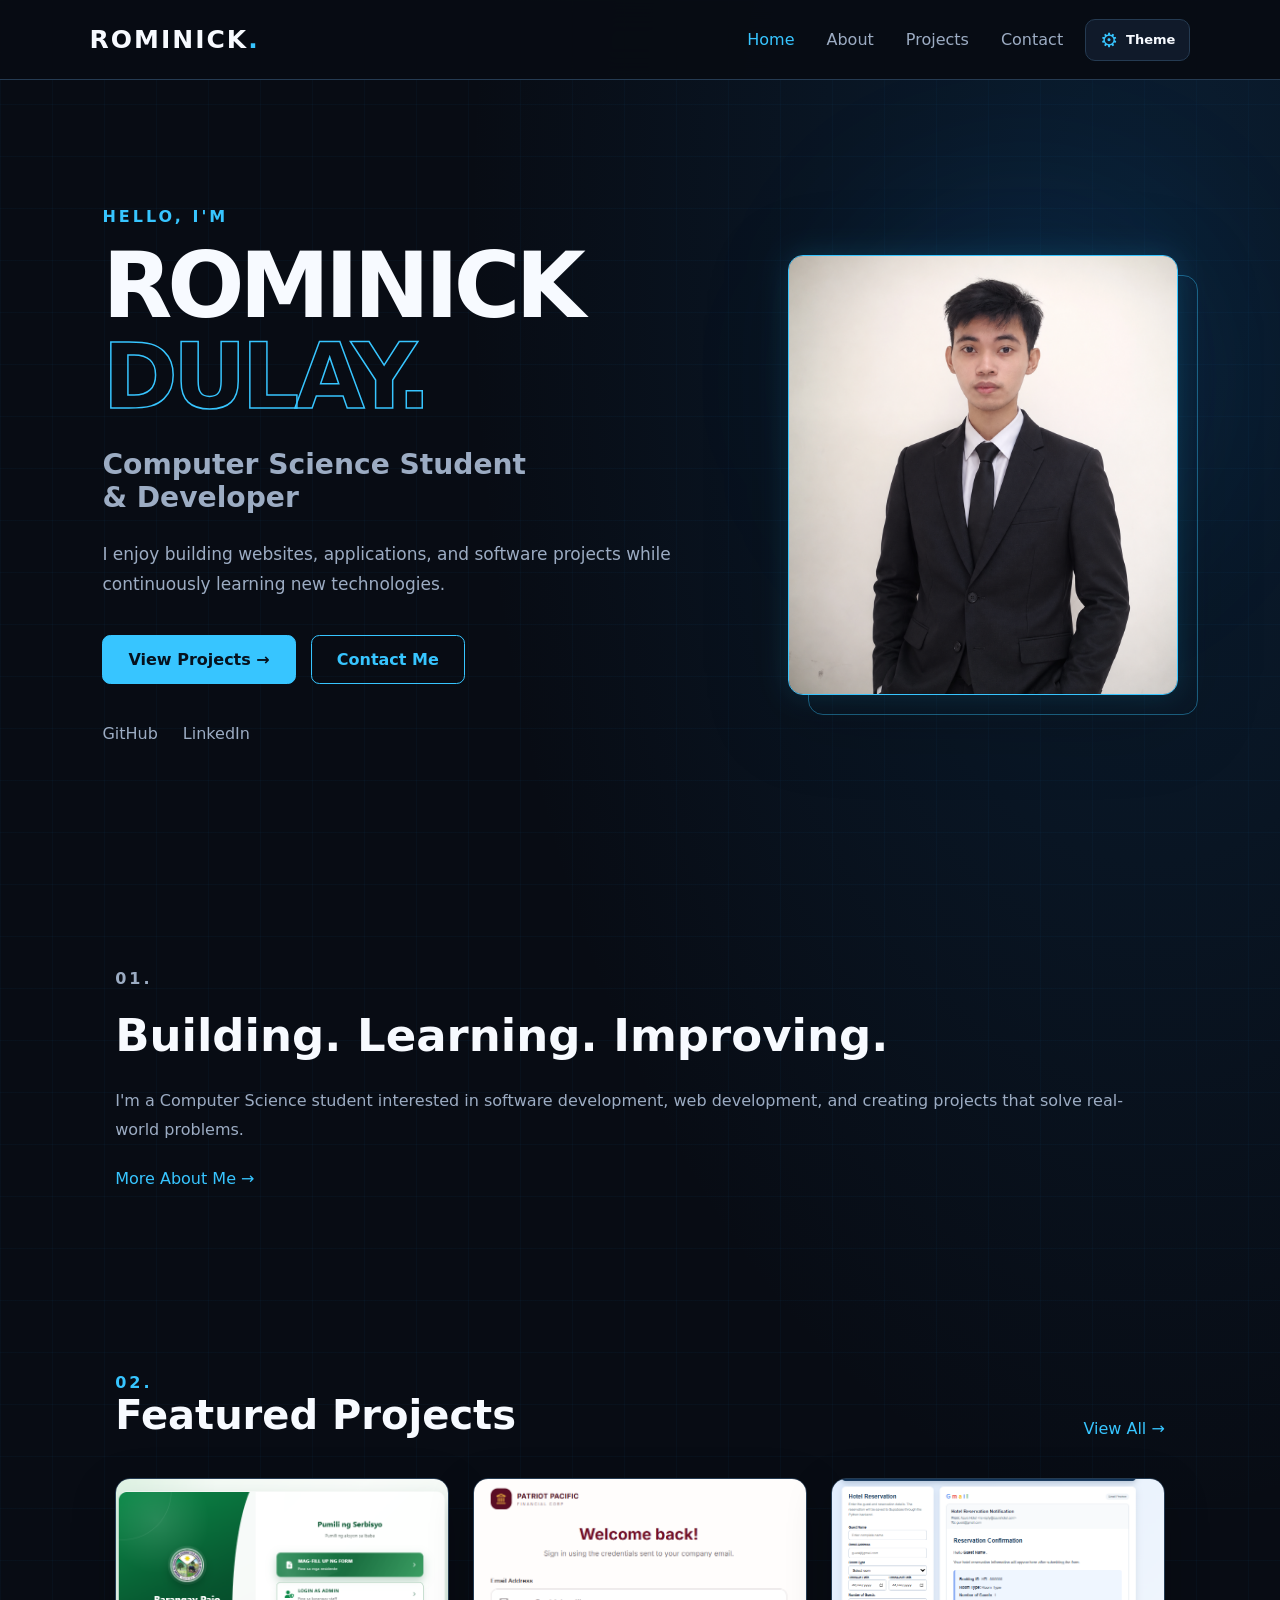
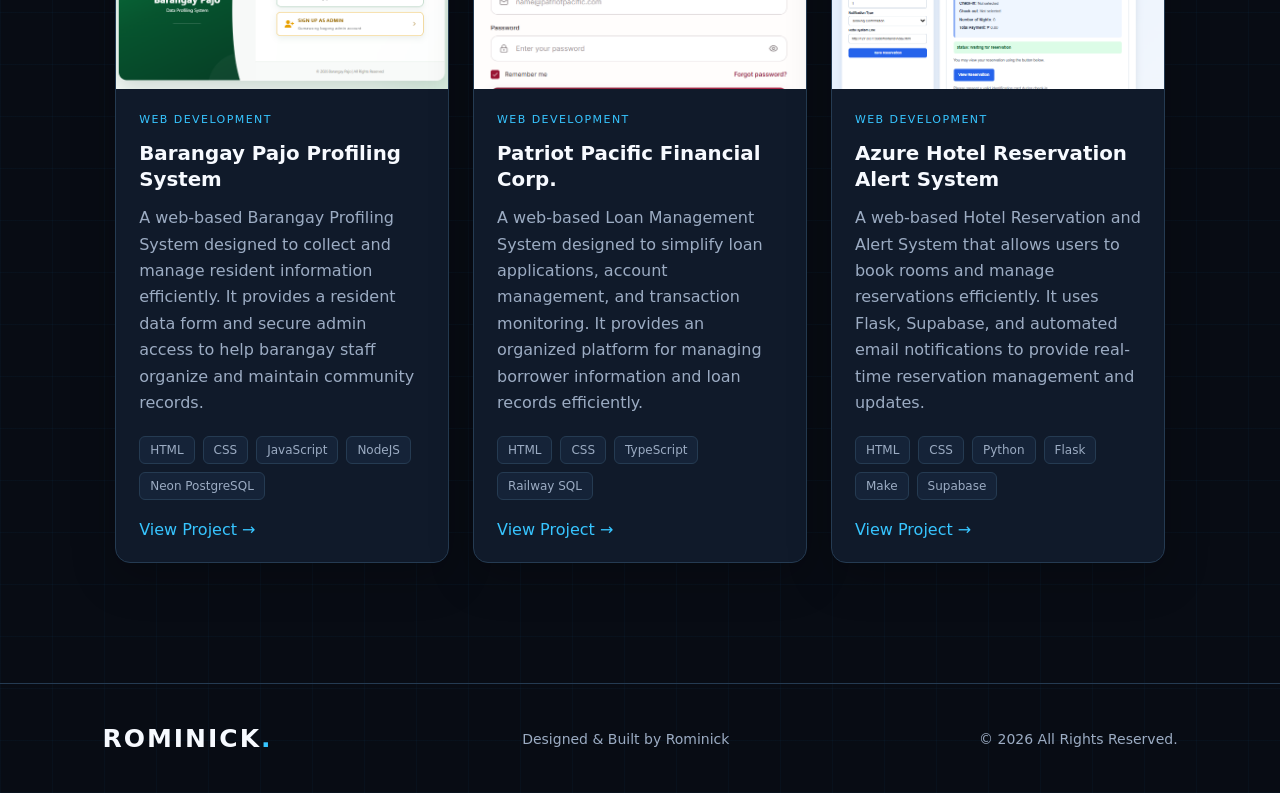
<file: index.html>
<!DOCTYPE html>
<html lang="en">

<head>
    <meta charset="UTF-8">
    <meta name="viewport" content="width=device-width, initial-scale=1.0">

    <title>Rominick | Portfolio</title>

    <script src="theme-init.js"></script>
    <link rel="stylesheet" href="style.css">
    <link rel="stylesheet" href="themes.css">
<link rel="stylesheet" href="mobile-fixes.css">
</head>

<body>

    <!-- =========================
         NAVBAR
    ========================== -->

    <header>

        <nav class="navbar">

            <a href="index.html" class="logo">
                ROMINICK<span>.</span>
            </a>

            <div class="nav-links" id="navLinks">

                <a href="index.html" class="active">Home</a>
                <a href="about.html">About</a>
                <a href="projects.html">Projects</a>
                <a href="contact.html">Contact</a>

            </div>

            <button class="menu-btn" id="menuBtn">
                &#9776;
            </button>

        </nav>

    </header>


    <!-- =========================
         MAIN CONTENT
    ========================== -->

    <main>


        <!-- =========================
             HERO SECTION
        ========================== -->

        <section class="hero">

            <div class="hero-content">

                <p class="small-text">
                    HELLO, I'M
                </p>

                <h1>
                    ROMINICK
                    <span>DULAY.</span>
                </h1>

                <h2>
                    Computer Science Student
                    <br>
                    & Developer
                </h2>

                <p class="hero-description">
                    I enjoy building websites, applications, and software
                    projects while continuously learning new technologies.
                </p>


                <!-- HERO BUTTONS -->

                <div class="hero-buttons">

                    <a href="projects.html" class="primary-btn">
                        View Projects &#8594;
                    </a>

                    <a href="contact.html" class="outline-btn">
                        Contact Me
                    </a>

                </div>


                <!-- SOCIAL LINKS -->

                <div class="social-links">

                    <a href="https://github.com/itsnickzkiee"
                       target="_blank">
                        GitHub
                    </a>

                    <a href="#"
                       target="_blank">
                        LinkedIn
                    </a>

                </div>

            </div>


            <!-- =========================
                 PROFILE IMAGE
            ========================== -->

            <div class="profile-container">

                <div class="profile-glow"></div>

                <div class="profile-image">

                    <img
                        src="nicks.png"
                        alt="Rominick Dulay">

                </div>

            </div>

        </section>



        <!-- =========================
             SHORT ABOUT SECTION
        ========================== -->

        <section class="home-about">

            <p class="section-number">
                01.
            </p>

            <h2>
                Building. Learning. Improving.
            </h2>

            <p>
                I'm a Computer Science student interested in software
                development, web development, and creating projects
                that solve real-world problems.
            </p>

            <a href="about.html">
                More About Me &#8594;
            </a>

        </section>



        <!-- =========================
             FEATURED PROJECTS
        ========================== -->

        <section class="featured">

            <div class="section-heading">

                <div>

                    <p class="section-number">
                        02.
                    </p>

                    <h2>
                        Featured Projects
                    </h2>

                </div>


                <a href="projects.html">
                    View All &#8594;
                </a>

            </div>



            <!-- PROJECT GRID -->

            <div class="project-grid">


                <!-- =====================
                     PROJECT 1
                ====================== -->

                <article class="project-card">

                    <div class="project-image">

                        <img
                            src="barangaypajo.png"
                            alt="Barangay Pajo Profiling System">

                    </div>


                    <div class="project-info">

                        <p>
                            WEB DEVELOPMENT
                        </p>

                        <h3>
                            Barangay Pajo Profiling System
                        </h3>

                        <p>
                            A web-based Barangay Profiling System designed
                            to collect and manage resident information
                            efficiently. It provides a resident data form
                            and secure admin access to help barangay staff
                            organize and maintain community records.
                        </p>


                        <!-- TECHNOLOGIES -->

                        <div class="tech">

                            <span>HTML</span>
                            <span>CSS</span>
                            <span>JavaScript</span>
                            <span>NodeJS</span>
                            <span>Neon PostgreSQL</span>

                        </div>


                        <!-- PROJECT LINKS -->

                        <a href="https://barangay-pajo-system.onrender.com/"
                           target="_blank">

                            View Project &#8594;

                        </a>

                    </div>

                </article>



                <!-- =====================
                     PROJECT 2
                ====================== -->

                <article class="project-card">

                    <div class="project-image">

                        <img
                            src="patriot.png"
                            alt="Patriot Pacific Financial Corporation">

                    </div>


                    <div class="project-info">

                        <p>
                            WEB DEVELOPMENT
                        </p>

                        <h3>
                            Patriot Pacific Financial Corp.
                        </h3>

                        <p>
                            A web-based Loan Management System designed
                            to simplify loan applications, account management,
                            and transaction monitoring. It provides an
                            organized platform for managing borrower
                            information and loan records efficiently.
                        </p>


                        <!-- TECHNOLOGIES -->

                        <div class="tech">

                            <span>HTML</span>
                            <span>CSS</span>
                            <span>TypeScript</span>
                            <span>Railway SQL</span>

                        </div>


                        <!-- PROJECT LINK -->

                        <a href="https://patriot-pacific-frontend.onrender.com/login"
                           target="_blank">

                            View Project &#8594;

                        </a>

                    </div>

                </article>



                <!-- =====================
                     PROJECT 3
                ====================== -->

                <article class="project-card">

                    <div class="project-image">

                        <img
                            src="AzureHotel.png"
                            alt="Azure Hotel Reservation Alert System">

                    </div>


                    <div class="project-info">

                        <p>
                            WEB DEVELOPMENT
                        </p>

                        <h3>
                            Azure Hotel Reservation Alert System
                        </h3>

                        <p>
                            A web-based Hotel Reservation and Alert System
                            that allows users to book rooms and manage
                            reservations efficiently. It uses Flask,
                            Supabase, and automated email notifications
                            to provide real-time reservation management
                            and updates.
                        </p>


                        <!-- TECHNOLOGIES -->

                        <div class="tech">

                            <span>HTML</span>
                            <span>CSS</span>
                            <span>Python</span>
                            <span>Flask</span>
                            <span>Make</span>
                            <span>Supabase</span>

                        </div>


                        <!-- PROJECT LINK -->

                        <a href="https://alert-system-frontend-cphm.onrender.com/"
                           target="_blank">

                            View Project &#8594;

                        </a>

                    </div>

                </article>

            </div>

        </section>

    </main>



    <!-- =========================
         FOOTER
    ========================== -->

    <footer>

        <a href="index.html" class="logo">
            ROMINICK<span>.</span>
        </a>

        <p>
            Designed & Built by Rominick
        </p>

        <p>
            &copy; 2026 All Rights Reserved.
        </p>

    </footer>



    <!-- =========================
         JAVASCRIPT
    ========================== -->

    <script src="script.js"></script>
    <script src="themes.js"></script>
<script src="mobile-fixes.js"></script>

</body>

</html>
</file>
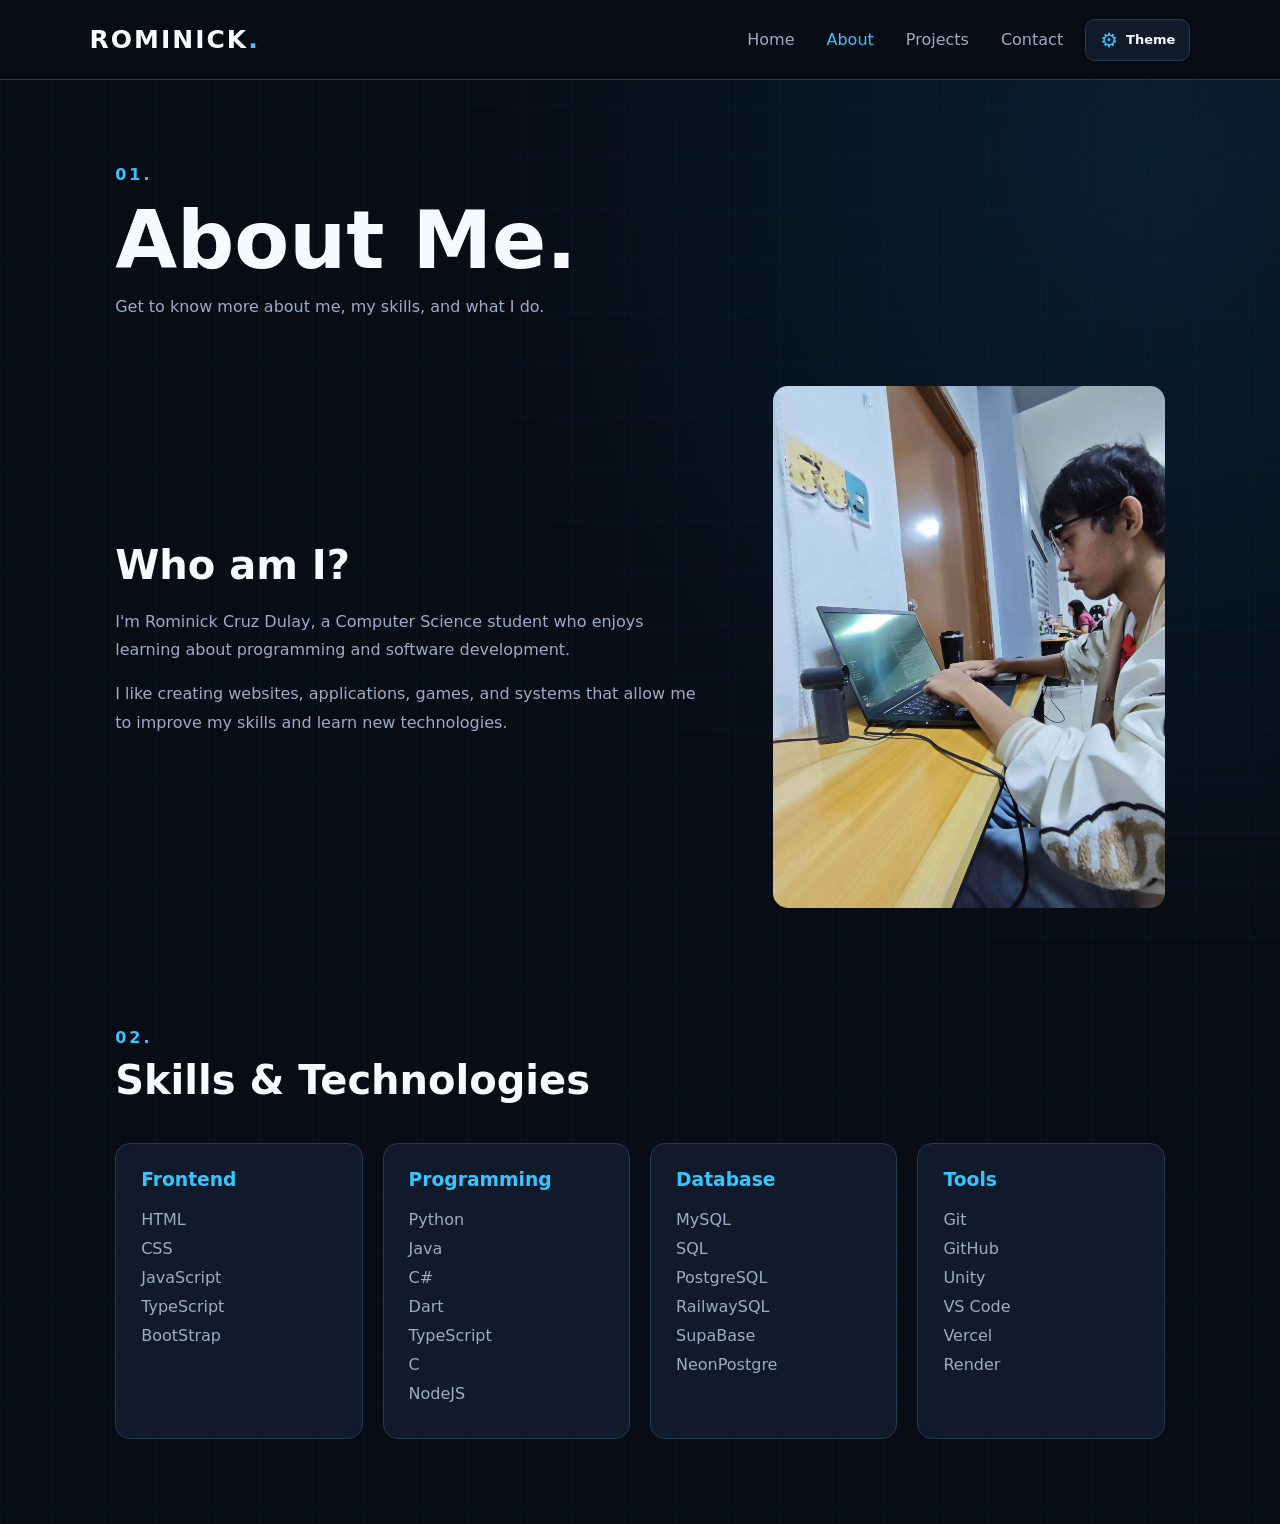
<file: about.html>
<!DOCTYPE html>
<html lang="en">
<head>
    <meta charset="UTF-8">
    <meta name="viewport" content="width=device-width, initial-scale=1.0">

    <title>About | ROMINICK</title>

    <script src="theme-init.js"></script>
    <link rel="stylesheet" href="style.css">
    <link rel="stylesheet" href="themes.css">
<link rel="stylesheet" href="mobile-fixes.css">
</head>

<body>

<header>

    <nav class="navbar">

        <a href="index.html" class="logo">ROMINICK<span>.</span></a>

        <div class="nav-links" id="navLinks">
            <a href="index.html">Home</a>
            <a href="about.html" class="active">About</a>
            <a href="projects.html">Projects</a>
            <a href="contact.html">Contact</a>
        </div>

        <button class="menu-btn" id="menuBtn">&#9776;</button>

    </nav>

</header>


<main class="page-container">

    <section class="page-title">

        <p class="section-number">01.</p>

        <h1>About Me.</h1>

        <p>
            Get to know more about me, my skills,
            and what I do.
        </p>

    </section>


    <section class="about-content">

        <div>

            <h2>Who am I?</h2>

            <p>
                I'm Rominick Cruz Dulay, a Computer Science student who enjoys
                learning about programming and software development.
            </p>

            <p>
                I like creating websites, applications, games,
                and systems that allow me to improve my skills
                and learn new technologies.
            </p>

        </div>


        <div class="about-image">
            <img src="gumagawa.jpeg" alt="Erson">
        </div>

    </section>


    <!-- SKILLS -->
    <section class="skills">

        <p class="section-number">02.</p>

        <h2>Skills & Technologies</h2>

        <div class="skills-grid">

            <div>
                <h3>Frontend</h3>

                <p>HTML</p>
                <p>CSS</p>
                <p>JavaScript</p>
                <p>TypeScript</p>
                <p>BootStrap</p>
            </div>


            <div>
                <h3>Programming</h3>

                <p>Python</p>
                <p>Java</p>
                <p>C#</p>
                <p>Dart</p>
                <p>TypeScript</p>
                <p>C</p>
                <p>NodeJS</p>
            </div>


            <div>
                <h3>Database</h3>

                <p>MySQL</p>
                <p>SQL</p>
                <p>PostgreSQL</p>
                <p>RailwaySQL</p>
                <p>SupaBase</p>
                <p>NeonPostgre</p>
            </div>


            <div>
                <h3>Tools</h3>

                <p>Git</p>
                <p>GitHub</p>
                <p>Unity</p>
                <p>VS Code</p>
                <p>Vercel</p>
                <p>Render</p>
            </div>

        </div>

    </section>

</main>


<script src="script.js"></script>
    <script src="themes.js"></script>
<script src="mobile-fixes.js"></script>

</body>
</html>
</file>
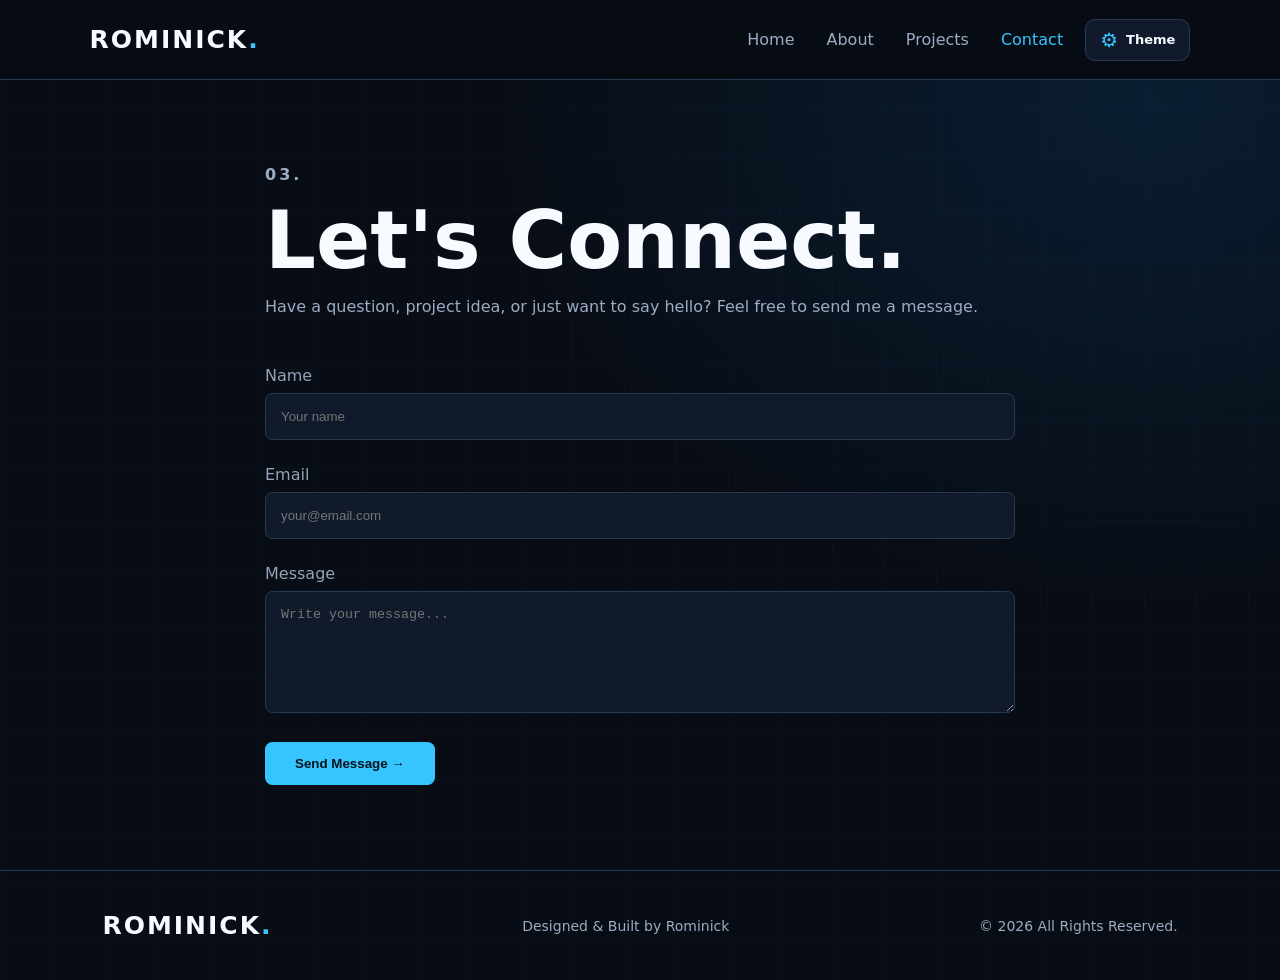
<file: contact.html>
<!DOCTYPE html>
<html lang="en">

<head>
    <meta charset="UTF-8">

    <meta name="viewport"
          content="width=device-width, initial-scale=1.0">

    <title>Contact | Rominick</title>

    <script src="theme-init.js"></script>
    <link rel="stylesheet" href="style.css">
    <link rel="stylesheet" href="themes.css">
<link rel="stylesheet" href="mobile-fixes.css">
</head>

<body>


    <!-- =========================
         NAVBAR
    ========================== -->

    <header>

        <nav class="navbar">

            <a href="index.html" class="logo">
                ROMINICK<span>.</span>
            </a>

            <div class="nav-links" id="navLinks">

                <a href="index.html">Home</a>

                <a href="about.html">About</a>

                <a href="projects.html">Projects</a>

                <a href="contact.html" class="active">
                    Contact
                </a>

            </div>

            <button class="menu-btn" id="menuBtn">
                &#9776;
            </button>

        </nav>

    </header>



    <!-- =========================
         CONTACT SECTION
    ========================== -->

    <main class="page-container">

        <section class="contact">

            <p class="section-number">
                03.
            </p>

            <h1>
                Let's Connect.
            </h1>

            <p>
                Have a question, project idea, or just want to say hello?
                Feel free to send me a message.
            </p>



            <!-- =========================
                 CONTACT FORM
            ========================== -->

            <form
                action="https://api.web3forms.com/submit"
                method="POST">


                <!-- WEB3FORMS ACCESS KEY -->

                <input
                    type="hidden"
                    name="access_key"
                    value="c28e4797-e465-4158-8a22-a14389cb7235">


                <!-- EMAIL SUBJECT -->

                <input
                    type="hidden"
                    name="subject"
                    value="New Message From Rominick's Portfolio">


                <!-- NAME -->

                <div>

                    <label for="name">
                        Name
                    </label>

                    <input
                        type="text"
                        id="name"
                        name="name"
                        placeholder="Your name"
                        required>

                </div>



                <!-- EMAIL -->

                <div>

                    <label for="email">
                        Email
                    </label>

                    <input
                        type="email"
                        id="email"
                        name="email"
                        placeholder="your@email.com"
                        required>

                </div>



                <!-- MESSAGE -->

                <div>

                    <label for="message">
                        Message
                    </label>

                    <textarea
                        id="message"
                        name="message"
                        rows="6"
                        placeholder="Write your message..."
                        required></textarea>

                </div>



                <!-- SEND BUTTON -->

                <button type="submit">
                    Send Message &#8594;
                </button>

            </form>

        </section>

    </main>



    <!-- =========================
         FOOTER
    ========================== -->

    <footer>

        <a href="index.html" class="logo">
            ROMINICK<span>.</span>
        </a>

        <p>
            Designed & Built by Rominick
        </p>

        <p>
            &copy; 2026 All Rights Reserved.
        </p>

    </footer>



    <!-- JAVASCRIPT -->

    <script src="script.js"></script>
    <script src="themes.js"></script>
<script src="mobile-fixes.js"></script>


</body>

</html>
</file>
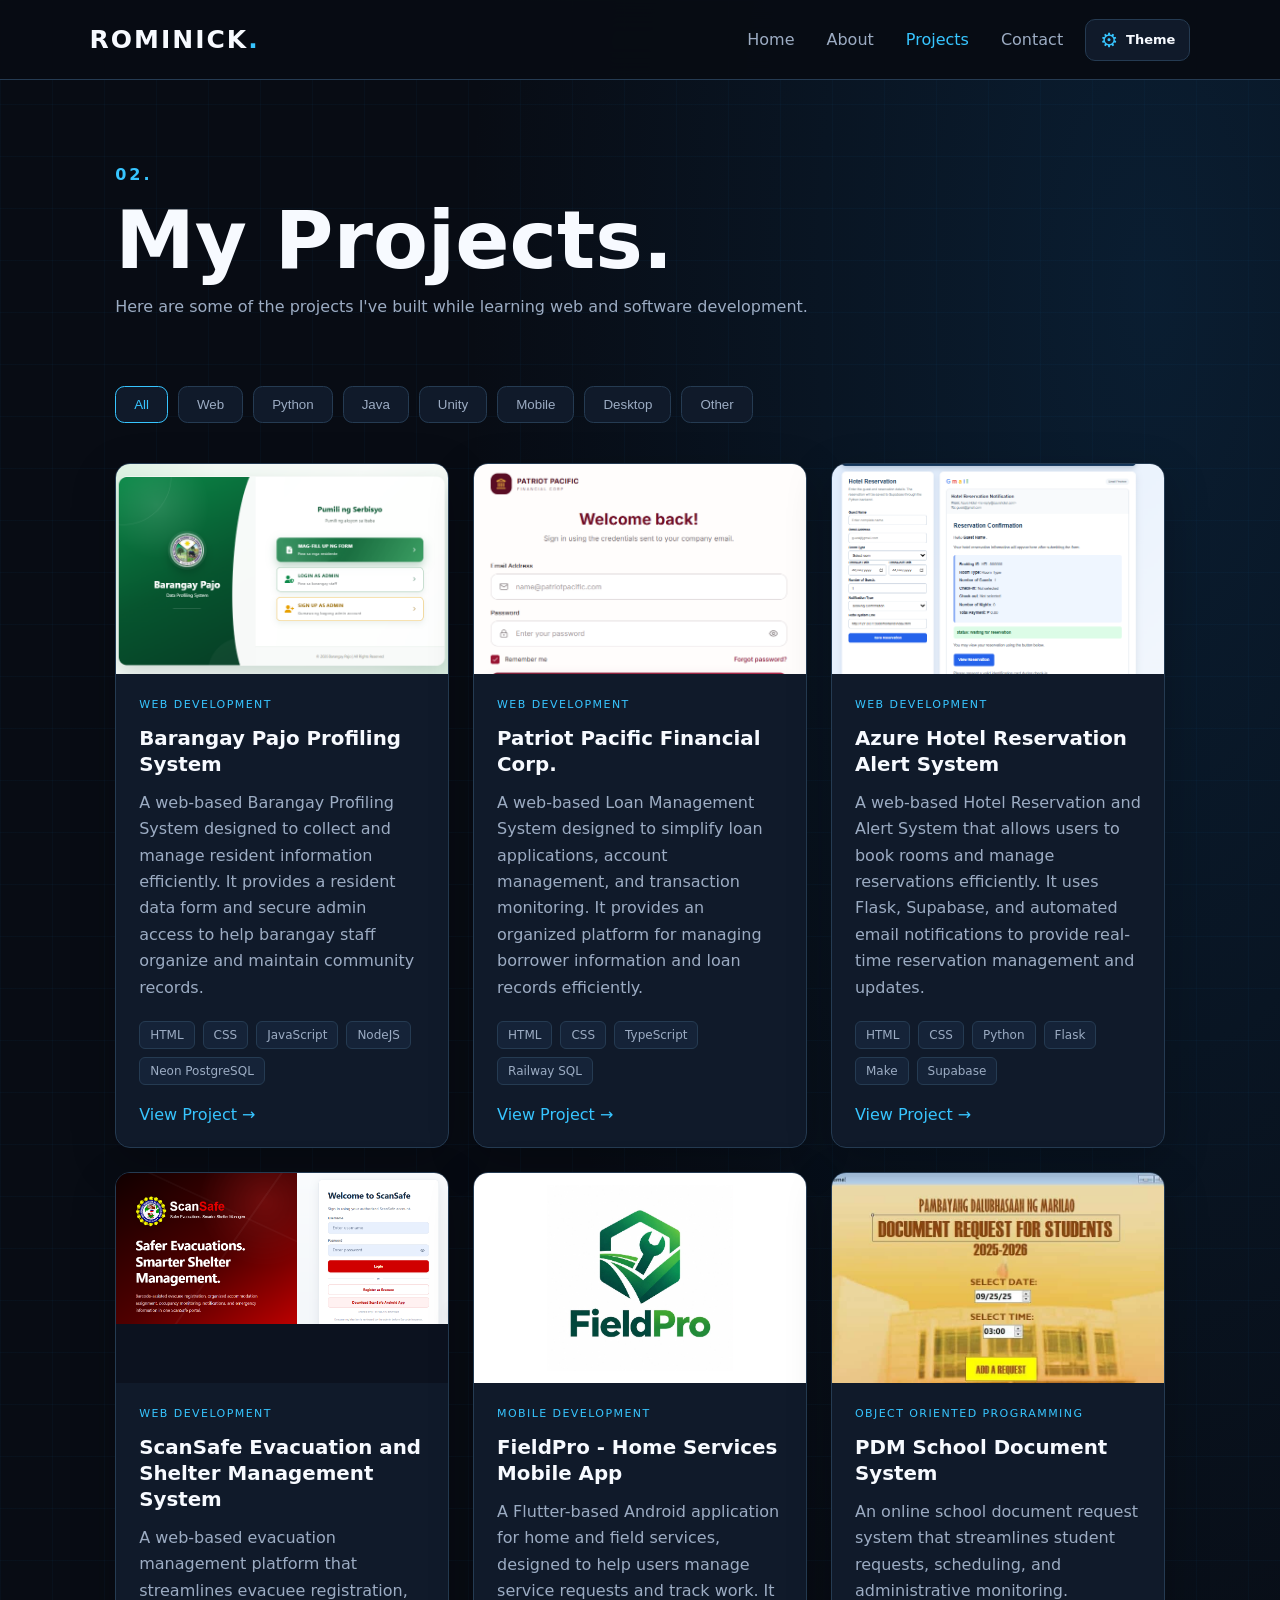
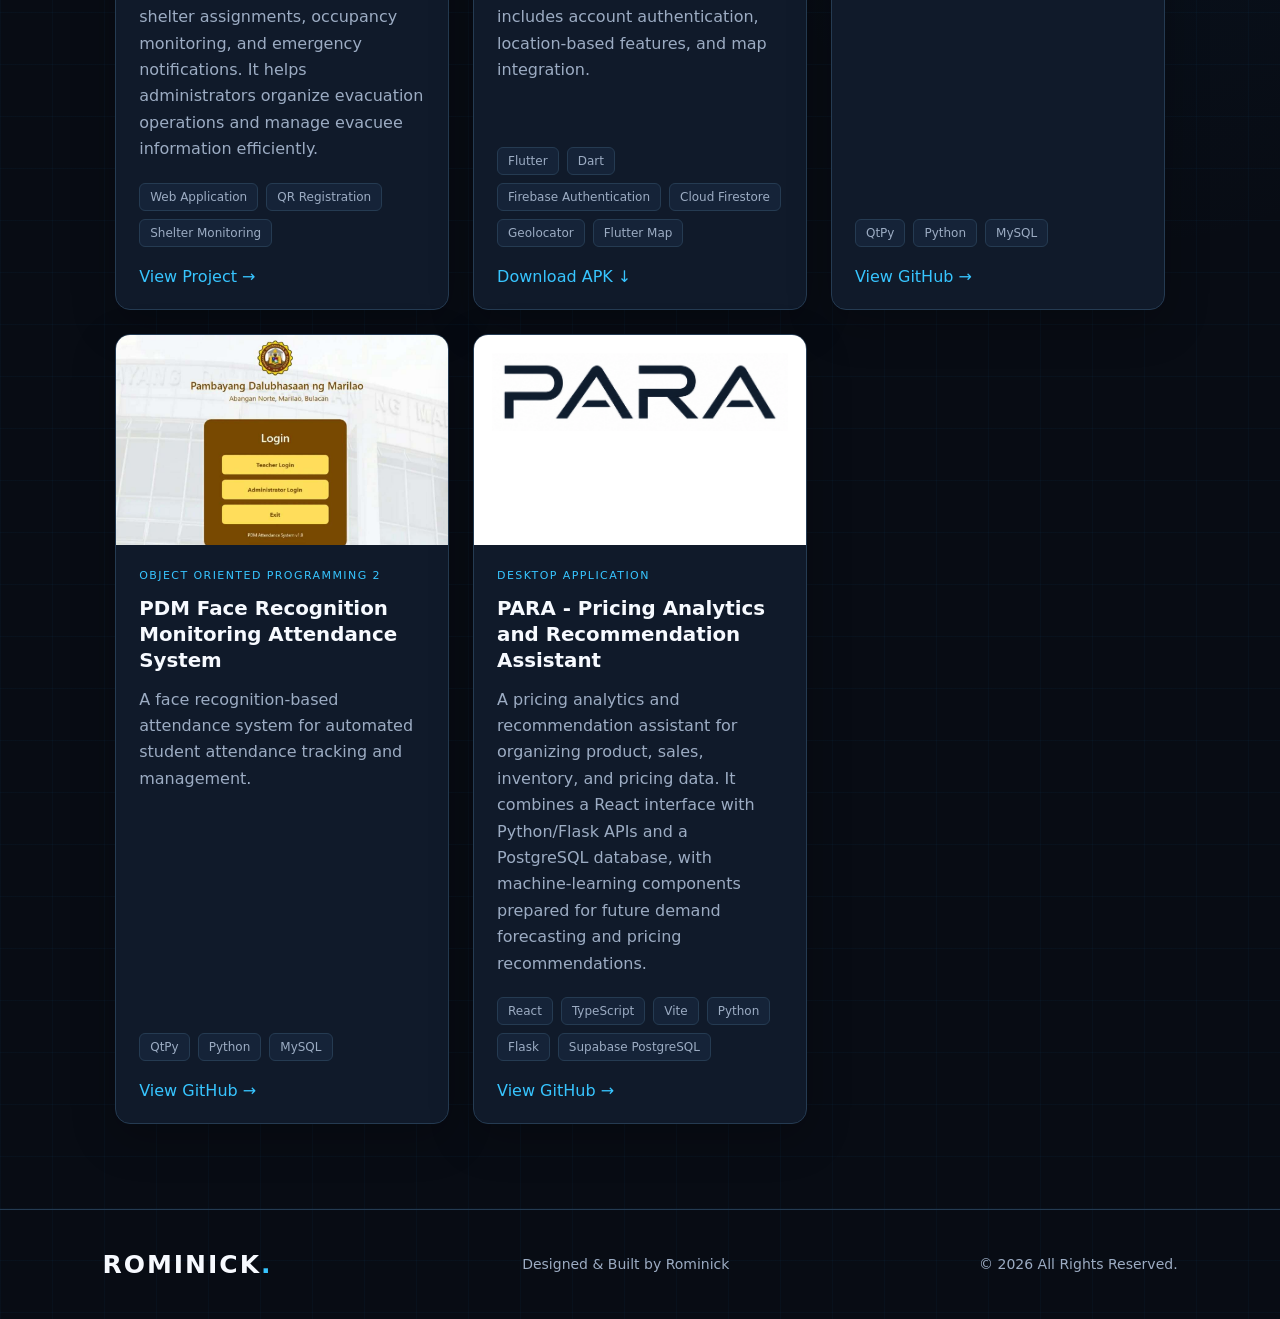
<file: projects.html>
<!DOCTYPE html>
<html lang="en">

<head>
    <meta charset="UTF-8">
    <meta name="viewport" content="width=device-width, initial-scale=1.0">

    <title>Projects | Rominick</title>

    <script src="theme-init.js"></script>
    <link rel="stylesheet" href="style.css">
    <link rel="stylesheet" href="themes.css">
<link rel="stylesheet" href="mobile-fixes.css">
</head>

<body>

    <!-- =========================
         NAVBAR
    ========================== -->

    <header>

        <nav class="navbar">

            <a href="index.html" class="logo">
                ROMINICK<span>.</span>
            </a>

            <div class="nav-links" id="navLinks">

                <a href="index.html">Home</a>
                <a href="about.html">About</a>
                <a href="projects.html" class="active">Projects</a>
                <a href="contact.html">Contact</a>

            </div>

            <button class="menu-btn" id="menuBtn">
                &#9776;
            </button>

        </nav>

    </header>


    <!-- =========================
         MAIN
    ========================== -->

    <main class="page-container">


        <!-- PAGE TITLE -->

        <section class="page-title">

            <p class="section-number">
                02.
            </p>

            <h1>
                My Projects.
            </h1>

            <p>
                Here are some of the projects I've built while
                learning web and software development.
            </p>

        </section>



        <!-- =========================
             FILTER BUTTONS
        ========================== -->

        <div class="filters">

            <button
                class="filter active"
                data-filter="all">
                All
            </button>

            <button
                class="filter"
                data-filter="web">
                Web
            </button>

            <button
                class="filter"
                data-filter="python">
                Python
            </button>

            <button
                class="filter"
                data-filter="java">
                Java
            </button>

            <button
                class="filter"
                data-filter="unity">
                Unity
            </button>

            <button
                class="filter"
                data-filter="mobile">
                Mobile
            </button>

            <button
                class="filter"
                data-filter="desktop">
                Desktop
            </button>

            <button
                class="filter"
                data-filter="other">
                Other
            </button>

        </div>



        <!-- =========================
             PROJECT GRID
        ========================== -->

        <section class="project-grid">


            <!-- =====================
                 PROJECT 1
                 BARANGAY PAJO
            ====================== -->

            <article
                class="project-card"
                data-category="web">

                <div class="project-image">

                    <img
                        src="barangaypajo.png"
                        alt="Barangay Pajo Profiling System">

                </div>


                <div class="project-info">

                    <p>
                        WEB DEVELOPMENT
                    </p>

                    <h2>
                        Barangay Pajo Profiling System
                    </h2>

                    <p>
                        A web-based Barangay Profiling System designed
                        to collect and manage resident information efficiently.
                        It provides a resident data form and secure admin
                        access to help barangay staff organize and maintain
                        community records.
                    </p>


                    <div class="tech">

                        <span>HTML</span>
                        <span>CSS</span>
                        <span>JavaScript</span>
                        <span>NodeJS</span>
                        <span>Neon PostgreSQL</span>

                    </div>


                    <a
                        href="https://barangay-pajo-system.onrender.com/"
                        target="_blank"
                        rel="noopener noreferrer">

                        View Project &#8594;

                    </a>

                </div>

            </article>



            <!-- =====================
                 PROJECT 2
                 PATRIOT PACIFIC
            ====================== -->

            <article
                class="project-card"
                data-category="web">

                <div class="project-image">

                    <img
                        src="patriot.png"
                        alt="Patriot Pacific Financial Corporation">

                </div>


                <div class="project-info">

                    <p>
                        WEB DEVELOPMENT
                    </p>

                    <h2>
                        Patriot Pacific Financial Corp.
                    </h2>

                    <p>
                        A web-based Loan Management System designed
                        to simplify loan applications, account management,
                        and transaction monitoring. It provides an organized
                        platform for managing borrower information and
                        loan records efficiently.
                    </p>


                    <div class="tech">

                        <span>HTML</span>
                        <span>CSS</span>
                        <span>TypeScript</span>
                        <span>Railway SQL</span>

                    </div>


                    <a
                        href="https://patriot-pacific-frontend.onrender.com/login"
                        target="_blank"
                        rel="noopener noreferrer">

                        View Project &#8594;

                    </a>

                </div>

            </article>



            <!-- =====================
                 PROJECT 3
                 AZURE HOTEL
            ====================== -->

            <article
                class="project-card"
                data-category="web python">

                <div class="project-image">

                    <img
                        src="AzureHotel.png"
                        alt="Azure Hotel Reservation Alert System">

                </div>


                <div class="project-info">

                    <p>
                        WEB DEVELOPMENT
                    </p>

                    <h2>
                        Azure Hotel Reservation Alert System
                    </h2>

                    <p>
                        A web-based Hotel Reservation and Alert System
                        that allows users to book rooms and manage
                        reservations efficiently. It uses Flask, Supabase,
                        and automated email notifications to provide
                        real-time reservation management and updates.
                    </p>


                    <div class="tech">

                        <span>HTML</span>
                        <span>CSS</span>
                        <span>Python</span>
                        <span>Flask</span>
                        <span>Make</span>
                        <span>Supabase</span>

                    </div>


                    <a
                        href="https://alert-system-frontend-cphm.onrender.com/"
                        target="_blank"
                        rel="noopener noreferrer">

                        View Project &#8594;

                    </a>

                </div>

            </article>



            <!-- =====================
                 PROJECT 4
                 SCANSAFE EVACUATION SYSTEM
            ====================== -->

            <article
                class="project-card"
                data-category="web">

                <div class="project-image">
                    <img
                        src="scansafe.png"
                        alt="ScanSafe Evacuation and Shelter Management System"
                        style="object-fit: contain; background: #0c121f;">
                </div>

                <div class="project-info">

                    <p>WEB DEVELOPMENT</p>

                    <h2>ScanSafe Evacuation and Shelter Management System</h2>

                    <p>
                        A web-based evacuation management platform that
                        streamlines evacuee registration, shelter assignments,
                        occupancy monitoring, and emergency notifications.
                        It helps administrators organize evacuation operations
                        and manage evacuee information efficiently.
                    </p>

                    <div class="tech">
                        <span>Web Application</span>
                        <span>QR Registration</span>
                        <span>Shelter Monitoring</span>
                    </div>

                    <a
                        href="https://scansafe-evacuation-system.vercel.app/"
                        target="_blank"
                        rel="noopener noreferrer">
                        View Project &#8594;
                    </a>

                </div>

            </article>



            <!-- =====================
                 PROJECT 5
                 FIELDPRO MOBILE APP
            ====================== -->

            <article
                class="project-card"
                data-category="mobile other">

                <div class="project-image">
                    <img
                        src="fieldpro.png"
                        alt="FieldPro home and field services mobile app logo"
                        style="object-fit: contain; background: #ffffff; padding: 12px;">
                </div>

                <div class="project-info">

                    <p>MOBILE DEVELOPMENT</p>

                    <h2>FieldPro - Home Services Mobile App</h2>

                    <p>
                        A Flutter-based Android application for home and field
                        services, designed to help users manage service requests
                        and track work. It includes account authentication,
                        location-based features, and map integration.
                    </p>

                    <div class="tech">
                        <span>Flutter</span>
                        <span>Dart</span>
                        <span>Firebase Authentication</span>
                        <span>Cloud Firestore</span>
                        <span>Geolocator</span>
                        <span>Flutter Map</span>
                    </div>

                    <a
                        href="downloads/FieldPro.apk"
                        download="FieldPro.apk"
                        type="application/vnd.android.package-archive">
                        Download APK &#8595;
                    </a>

                </div>

            </article>



            <!-- =====================
                 PROJECT 6
                 PDM DOCUMENT SYSTEM
            ====================== -->

            <article
                class="project-card"
                data-category="python">

                <div class="project-image">

                    <img
                        src="document.jpeg"
                        alt="PDM School Document System">

                </div>


                <div class="project-info">

                    <p>
                        OBJECT ORIENTED PROGRAMMING
                    </p>

                    <h2>
                        PDM School Document System
                    </h2>

                    <p>
                        An online school document request system that
                        streamlines student requests, scheduling,
                        and administrative monitoring.
                    </p>


                    <div class="tech">

                        <span>QtPy</span>
                        <span>Python</span>
                        <span>MySQL</span>

                    </div>


                    <a
                        href="https://github.com/itsnickzkiee/PDM-School-Document-Request"
                        target="_blank"
                        rel="noopener noreferrer">

                        View GitHub &#8594;

                    </a>

                </div>

            </article>



            <!-- =====================
                 PROJECT 7
                 FACE RECOGNITION
            ====================== -->

            <article
                class="project-card"
                data-category="python">

                <div class="project-image">

                    <img
                        src="pdmattendance.jpeg"
                        alt="PDM Face Recognition Monitoring Attendance System">

                </div>


                <div class="project-info">

                    <p>
                        OBJECT ORIENTED PROGRAMMING 2
                    </p>

                    <h2>
                        PDM Face Recognition Monitoring Attendance System
                    </h2>

                    <p>
                        A face recognition-based attendance system
                        for automated student attendance tracking
                        and management.
                    </p>


                    <div class="tech">

                        <span>QtPy</span>
                        <span>Python</span>
                        <span>MySQL</span>

                    </div>


                    <a
                        href="https://github.com/itsnickzkiee/PDM-Attendance-Face-Recognition-System-"
                        target="_blank"
                        rel="noopener noreferrer">

                        View GitHub &#8594;

                    </a>

                </div>

            </article>


            <!-- =====================
                 PROJECT 8
                 PARA PRICING ANALYTICS
            ====================== -->

            <article
                class="project-card"
                data-category="desktop">

                <div class="project-image">
                    <img
                        src="para.png"
                        alt="PARA - Pricing Analytics and Recommendation Assistant logo"
                        style="object-fit: contain; background: #ffffff; padding: 18px;">
                </div>

                <div class="project-info">
                    <p>DESKTOP APPLICATION</p>

                    <h2>PARA - Pricing Analytics and Recommendation Assistant</h2>

                    <p>
                        A pricing analytics and recommendation assistant for
                        organizing product, sales, inventory, and pricing data.
                        It combines a React interface with Python/Flask APIs
                        and a PostgreSQL database, with machine-learning
                        components prepared for future demand forecasting
                        and pricing recommendations.
                    </p>

                    <div class="tech">
                        <span>React</span>
                        <span>TypeScript</span>
                        <span>Vite</span>
                        <span>Python</span>
                        <span>Flask</span>
                        <span>Supabase PostgreSQL</span>
                    </div>

                    <a
                        href="https://github.com/itsnickzkiee/Pricing-Analytics-and-Recommendation-Assistant---PARA-"
                        target="_blank"
                        rel="noopener noreferrer">
                        View GitHub &#8594;
                    </a>

                </div>
            </article>

            <!-- =========================
                 ADD NEW PROJECTS HERE
            ========================== -->

            <!--
            
            JAVA EXAMPLE:

            <article
                class="project-card"
                data-category="java">

                <div class="project-image">
                    <img src="java-project.png" alt="Java Project">
                </div>

                <div class="project-info">

                    <p>JAVA DEVELOPMENT</p>

                    <h2>Project Name</h2>

                    <p>
                        Project description here.
                    </p>

                    <div class="tech">
                        <span>Java</span>
                        <span>MySQL</span>
                    </div>

                    <a href="#" target="_blank">
                        View GitHub &#8594;
                    </a>

                </div>

            </article>

            -->


            <!--

            UNITY EXAMPLE:

            <article
                class="project-card"
                data-category="unity">

                <div class="project-image">
                    <img src="unity-project.png" alt="Unity Project">
                </div>

                <div class="project-info">

                    <p>GAME DEVELOPMENT</p>

                    <h2>Project Name</h2>

                    <p>
                        Project description here.
                    </p>

                    <div class="tech">
                        <span>Unity</span>
                        <span>C#</span>
                    </div>

                    <a href="#" target="_blank">
                        View GitHub &#8594;
                    </a>

                </div>

            </article>

            -->


        </section>



        <!-- =========================
             NO PROJECT FOUND
        ========================== -->

        <div id="noProjects" class="no-projects">

            <h2>
                No projects found.
            </h2>

            <p>
                No projects are available in this category yet.
            </p>

        </div>


    </main>



    <!-- =========================
         FOOTER
    ========================== -->

    <footer>

        <a href="index.html" class="logo">
            ROMINICK<span>.</span>
        </a>

        <p>
            Designed & Built by Rominick
        </p>

        <p>
            &copy; 2026 All Rights Reserved.
        </p>

    </footer>



    <!-- JAVASCRIPT -->

    <script src="script.js"></script>
    <script src="themes.js"></script>
<script src="mobile-fixes.js"></script>

</body>

</html>
</file>
<file: style.css>
/* =========================
   GENERAL
========================= */

* {
    margin: 0;
    padding: 0;
    box-sizing: border-box;
}

html {
    scroll-behavior: smooth;
}

body {
    font-family: Arial, sans-serif;
    background: #080c14;
    color: #f8fafc;
}

a {
    text-decoration: none;
    color: inherit;
}

img {
    width: 100%;
    display: block;
}


/* =========================
   NAVBAR
========================= */

.navbar {
    height: 80px;
    padding: 0 8%;

    display: flex;
    align-items: center;
    justify-content: space-between;

    background: rgba(8, 12, 20, 0.9);

    border-bottom: 1px solid #1e293b;

    position: sticky;
    top: 0;
    z-index: 100;
}

.logo {
    font-size: 25px;
    font-weight: bold;
    letter-spacing: 2px;
}

.logo span {
    color: #38bdf8;
}

.nav-links {
    display: flex;
    gap: 35px;
}

.nav-links a {
    color: #94a3b8;
    transition: 0.3s;
}

.nav-links a:hover,
.nav-links .active {
    color: #38bdf8;
}

.menu-btn {
    display: none;
    border: none;
    background: none;
    color: white;
    font-size: 28px;
    cursor: pointer;
}


/* =========================
   HERO
========================= */

.hero {
    min-height: calc(100vh - 80px);

    padding: 80px 10%;

    display: flex;
    justify-content: space-between;
    align-items: center;

    gap: 80px;
}

.hero-content {
    max-width: 700px;
}

.small-text,
.section-number {
    color: #38bdf8;
    font-weight: bold;
    letter-spacing: 3px;
}

.hero h1 {
    font-size: clamp(55px, 8vw, 100px);
    line-height: 0.9;
    margin: 15px 0;
}

.hero h1 span {
    display: block;
    color: transparent;
    -webkit-text-stroke: 1px #38bdf8;
}

.hero h2 {
    color: #94a3b8;
    font-size: 30px;
    margin: 25px 0;
}

.hero-description {
    max-width: 600px;

    color: #94a3b8;

    font-size: 17px;
    line-height: 1.8;
}


/* =========================
   BUTTONS
========================= */

.hero-buttons {
    display: flex;
    gap: 15px;
    margin-top: 35px;
}

.primary-btn,
.outline-btn {
    padding: 14px 25px;
    border-radius: 5px;
    font-weight: bold;

    transition: 0.3s;
}

.primary-btn {
    background: #38bdf8;
    color: #080c14;
}

.outline-btn {
    border: 1px solid #38bdf8;
    color: #38bdf8;
}

.primary-btn:hover,
.outline-btn:hover {
    transform: translateY(-4px);
}


/* =========================
   SOCIAL
========================= */

.social-links {
    display: flex;
    gap: 25px;

    margin-top: 40px;
}

.social-links a {
    color: #64748b;
}

.social-links a:hover {
    color: #38bdf8;
}


/* =========================
   PROFILE
========================= */

.profile-container {
    position: relative;

    width: 380px;
    height: 430px;

    flex-shrink: 0;
}

.profile-image {
    width: 100%;
    height: 100%;

    overflow: hidden;

    border: 1px solid #38bdf8;
    border-radius: 20px;

    position: relative;
    z-index: 2;
}

.profile-image img {
    height: 100%;
    object-fit: cover;
}

.profile-glow {
    position: absolute;

    width: 100%;
    height: 100%;

    top: 20px;
    left: 20px;

    border: 1px solid #38bdf8;
    border-radius: 20px;

    opacity: 0.4;
}


/* =========================
   HOME ABOUT
========================= */

.home-about {
    padding: 120px 10%;
    max-width: 1000px;
}

.home-about h2 {
    font-size: 45px;
    margin: 15px 0 25px;
}

.home-about p {
    color: #94a3b8;
    line-height: 1.8;
}

.home-about a {
    display: inline-block;
    margin-top: 25px;

    color: #38bdf8;
}


/* =========================
   PAGE
========================= */

.page-container {
    padding: 80px 10%;
}

.page-title {
    margin-bottom: 70px;
}

.page-title h1,
.contact h1 {
    font-size: clamp(50px, 7vw, 80px);
    margin: 10px 0;
}

.page-title > p:last-child,
.contact > p {
    color: #94a3b8;
}


/* =========================
   FEATURED / PROJECTS
========================= */

.featured {
    padding: 100px 10%;
}

.section-heading {
    display: flex;
    align-items: end;
    justify-content: space-between;

    margin-bottom: 40px;
}

.section-heading h2 {
    font-size: 40px;
}

.section-heading > a {
    color: #38bdf8;
}

.project-grid {
    display: grid;

    grid-template-columns:
        repeat(auto-fit, minmax(280px, 1fr));

    gap: 25px;
}

.project-card {
    background: #0f172a;

    border: 1px solid #1e293b;
    border-radius: 12px;

    overflow: hidden;

    transition: 0.3s;
}

.project-card:hover {
    transform: translateY(-8px);
    border-color: #38bdf8;
}

.project-image {
    height: 220px;
    overflow: hidden;
}

.project-image img {
    height: 100%;
    object-fit: cover;

    transition: 0.4s;
}

.project-card:hover .project-image img {
    transform: scale(1.05);
}

.project-info {
    padding: 25px;
}

.project-info > p:first-child {
    color: #38bdf8;

    font-size: 12px;
    letter-spacing: 2px;
}

.project-info h2,
.project-info h3 {
    margin: 12px 0;
}

.project-info > p {
    color: #94a3b8;
    line-height: 1.6;
}

.project-info > a {
    display: inline-block;

    margin-top: 20px;

    color: #38bdf8;
}


/* =========================
   TECHNOLOGY TAGS
========================= */

.tech {
    display: flex;
    flex-wrap: wrap;

    gap: 8px;

    margin-top: 20px;
}

.tech span {
    padding: 6px 10px;

    background: #172033;

    color: #94a3b8;

    border-radius: 4px;

    font-size: 12px;
}


/* =========================
   FILTER
========================= */

.filters {
    display: flex;
    flex-wrap: wrap;

    gap: 10px;

    margin-bottom: 40px;
}

.filter {
    padding: 10px 18px;

    background: #0f172a;

    color: #94a3b8;

    border: 1px solid #1e293b;
    border-radius: 5px;

    cursor: pointer;
}

.filter:hover,
.filter.active {
    color: #38bdf8;
    border-color: #38bdf8;
}


/* =========================
   ABOUT
========================= */

.about-content {
    display: grid;

    grid-template-columns: 1.5fr 1fr;

    gap: 70px;

    align-items: center;
}

.about-content h2 {
    font-size: 40px;
    margin-bottom: 20px;
}

.about-content p {
    color: #94a3b8;

    line-height: 1.8;

    margin-bottom: 15px;
}

.about-image img {
    border-radius: 15px;
}

.skills {
    margin-top: 120px;
}

.skills > h2 {
    font-size: 40px;
    margin: 10px 0 40px;
}

.skills-grid {
    display: grid;

    grid-template-columns:
        repeat(auto-fit, minmax(180px, 1fr));

    gap: 20px;
}

.skills-grid > div {
    padding: 25px;

    background: #0f172a;

    border: 1px solid #1e293b;

    border-radius: 10px;
}

.skills-grid h3 {
    color: #38bdf8;

    margin-bottom: 20px;
}

.skills-grid p {
    color: #94a3b8;

    margin: 10px 0;
}


/* =========================
   CONTACT
========================= */

.contact {
    max-width: 750px;
    margin: auto;
}

.contact form {
    margin-top: 50px;
}

.contact form > div {
    margin-bottom: 25px;
}

.contact label {
    display: block;

    margin-bottom: 8px;

    color: #94a3b8;
}

.contact input,
.contact textarea {
    width: 100%;

    padding: 15px;

    background: #0f172a;

    color: white;

    border: 1px solid #1e293b;
    border-radius: 5px;

    outline: none;
}

.contact input:focus,
.contact textarea:focus {
    border-color: #38bdf8;
}

.contact textarea {
    resize: vertical;
}

.contact button {
    padding: 14px 30px;

    background: #38bdf8;

    color: #080c14;

    border: none;
    border-radius: 5px;

    font-weight: bold;

    cursor: pointer;
}


/* =========================
   FOOTER
========================= */

footer {
    padding: 40px 8%;

    border-top: 1px solid #1e293b;

    display: flex;
    justify-content: space-between;
    align-items: center;

    color: #64748b;

    font-size: 14px;
}


/* =========================
   MOBILE
========================= */

@media (max-width: 800px) {

    .menu-btn {
        display: block;
    }

    .nav-links {
        display: none;

        position: absolute;

        top: 80px;
        left: 0;

        width: 100%;

        padding: 30px;

        flex-direction: column;
        text-align: center;

        background: #080c14;

        border-bottom: 1px solid #1e293b;
    }

    .nav-links.show {
        display: flex;
    }

    .hero {
        flex-direction: column-reverse;

        padding-top: 50px;
    }

    .profile-container {
        width: 260px;
        height: 300px;
    }

    .hero h1 {
        font-size: 55px;
    }

    .hero h2 {
        font-size: 23px;
    }

    .about-content {
        grid-template-columns: 1fr;
    }

    footer {
        flex-direction: column;

        gap: 15px;

        text-align: center;
    }
}

/* =========================
   NO PROJECT FOUND
========================= */

.no-projects {
    display: none;

    text-align: center;

    padding: 80px 20px;
}


.no-projects h2 {
    color: #f8fafc;

    font-size: 28px;

    margin-bottom: 10px;
}


.no-projects p {
    color: #94a3b8;
}
</file>
<file: themes.css>
/*
 Rominick Portfolio — Five visually distinct theme designs.
 Loaded AFTER style.css, so all existing pages and features remain intact.
 Default cyber. Other themes: minimal, bento, terminal, creative.
*/
:root,
html[data-portfolio-theme="cyber"] {
  --page: #080c14;
  --panel: #101a2a;
  --panel-2: #152338;
  --ink: #f7faff;
  --muted: #9cacc3;
  --accent: #37c5ff;
  --accent-text: #06121e;
  --border: #253b52;
  --radius: 15px;
  --nav-bg: rgba(8, 12, 20, .94);
  --font: Inter, ui-sans-serif, system-ui, -apple-system, "Segoe UI", sans-serif;
  --shadow: 0 14px 45px rgba(0,0,0,.22);
}
html[data-portfolio-theme="minimal"] {
  --page: #f7f6f2; --panel: #ffffff; --panel-2: #f0f0eb;
  --ink: #14243a; --muted: #607083; --accent: #1d3e69;
  --accent-text: white; --border: #dfe4e8; --radius: 5px;
  --nav-bg: rgba(250,250,247,.96); --shadow: 0 12px 40px rgba(21,40,65,.07);
  --font: "Segoe UI", Arial, sans-serif;
}
html[data-portfolio-theme="bento"] {
  --page: #0e1425; --panel: #182440; --panel-2: #222d4d;
  --ink: #eff2ff; --muted: #aebad8; --accent: #8d9eff;
  --accent-text: #0a1024; --border: #2d3d60; --radius: 22px;
  --nav-bg: rgba(14,20,37,.96); --shadow: 0 16px 45px rgba(0,0,0,.25);
  --font: Inter, ui-sans-serif, system-ui, sans-serif;
}
html[data-portfolio-theme="terminal"] {
  --page: #030b08; --panel: #071610; --panel-2: #0a2418;
  --ink: #d1ffe5; --muted: #7bad8d; --accent: #55ed98;
  --accent-text: #021009; --border: #246e48; --radius: 2px;
  --nav-bg: rgba(3,11,8,.96); --shadow: 0 12px 50px rgba(13,255,132,.035);
  --font: "Cascadia Code", Consolas, "Courier New", monospace;
}
html[data-portfolio-theme="creative"] {
  --page: #0d1027; --panel: #151c41; --panel-2: #24265a;
  --ink: #ffffff; --muted: #b6bbdc; --accent: #50d9ff;
  --accent-text: #091022; --border: #3a4276; --radius: 17px;
  --nav-bg: rgba(13,16,39,.96); --shadow: 0 20px 54px rgba(24,7,80,.33);
  --font: Inter, ui-sans-serif, system-ui, sans-serif;
}

/* Shared readable layout + accessible design tokens */
html { scroll-behavior: smooth; }
body { background: var(--page); color: var(--ink); font-family: var(--font); transition: color .2s, background-color .2s; }
a { color: inherit; }
.navbar { background: var(--nav-bg); border-bottom: 1px solid var(--border); padding: 0 7%; gap: 22px; backdrop-filter: blur(18px); }
.logo { color: var(--ink); flex-shrink: 0; }
.logo span, .small-text, .section-number { color: var(--accent); }
.nav-links { margin-left: auto; gap: clamp(14px,2.5vw,35px); }
.nav-links a { color: var(--muted); }
.nav-links a:hover, .nav-links .active, .social-links a:hover { color: var(--accent); }
.menu-btn { color: var(--ink); }
.hero { min-height: min(790px, calc(100vh - 80px)); padding: 80px 8%; gap: 5%; }
.hero-content { min-width: 0; flex: 1 1 auto; position: relative; z-index: 2; }
.hero h1 { font-size: clamp(3.5rem,7.1vw,6.9rem); line-height: 1; letter-spacing: -.055em; overflow-wrap: anywhere; }
.hero h1 span { -webkit-text-stroke: 1.5px var(--accent); }
.hero h2 { color: var(--muted); font-size: clamp(1.3rem,2.2vw,2rem); }
.hero-description, .home-about p, .about-content p, .contact > p,
.page-title > p:last-child, .project-info > p, .project-info > p:not(:first-child),
.skills-grid p { color: var(--muted); }
.primary-btn { background: var(--accent); color: var(--accent-text); border: 1px solid var(--accent); }
.outline-btn { border: 1px solid var(--accent); color: var(--accent); }
.primary-btn,.outline-btn { border-radius: calc(var(--radius) / 1.8); }
.primary-btn:hover,.outline-btn:hover { box-shadow: 0 11px 34px color-mix(in srgb,var(--accent) 22%,transparent); }
.social-links a { color: var(--muted); }
.profile-container { width: min(34vw,390px); height: 440px; filter: drop-shadow(0 19px 40px rgba(0,0,0,.18)); }
.profile-image { border: 1px solid var(--accent); border-radius: var(--radius); background: var(--panel-2); }
.profile-glow { border: 1px solid var(--accent); border-radius: var(--radius); }
.home-about { max-width: none; padding: 95px 9%; }
.home-about h2 { color: var(--ink); }
.home-about a, .section-heading > a, .project-info > a { color: var(--accent); }
.featured { padding: 90px 9% 120px; }
.page-container { padding: 85px 9%; min-height: calc(100vh - 180px); }
.project-card { background: var(--panel); border: 1px solid var(--border); border-radius: var(--radius); box-shadow: var(--shadow); }
.project-card:hover { border-color: var(--accent); }
.project-info > p:first-child { color: var(--accent); }
.project-info > p:not(:first-child) { color: var(--muted); }
.tech span { background: var(--panel-2); color: var(--muted); border: 1px solid var(--border); border-radius: 6px; }
.filter { background: var(--panel); border: 1px solid var(--border); color: var(--muted); border-radius: calc(var(--radius) / 1.6); }
.filter:hover,.filter.active { border-color: var(--accent); color: var(--accent); }
.skills-grid > div { background: var(--panel); border-color: var(--border); border-radius: var(--radius); }
.skills-grid h3 { color: var(--accent); }
.skills-grid p { color: var(--muted); }
.about-image img { border-radius: var(--radius); }
.contact input, .contact textarea { background: var(--panel); color: var(--ink); border-color: var(--border); border-radius: calc(var(--radius) / 2); }
.contact input:focus,.contact textarea:focus { border-color: var(--accent); }
.contact button { background: var(--accent); color: var(--accent-text); border-radius: calc(var(--radius) / 2); }
footer { border-top-color: var(--border); color: var(--muted); }
.no-projects h2 { color: var(--ink); }
.no-projects p { color: var(--muted); }

/* Settings control is added automatically to every navbar by themes.js. */
.theme-picker { position: relative; z-index: 250; flex-shrink: 0; }
.theme-picker-trigger { display: inline-flex; align-items: center; justify-content: center; gap: 8px; padding: 10px 14px; border: 1px solid var(--border); background: var(--panel); color: var(--ink); cursor: pointer; border-radius: 10px; font: 600 13px var(--font); white-space: nowrap; }
.theme-picker-trigger:hover,.theme-picker-trigger[aria-expanded="true"] { border-color: var(--accent); }
.theme-picker-icon { font-size: 20px; line-height: 1; color: var(--accent); }
.theme-picker-panel { position: absolute; top: calc(100% + 15px); right: 0; width: min(350px, calc(100vw - 24px)); padding: 15px; border: 1px solid var(--border); border-radius: 16px; background: var(--panel); color: var(--ink); box-shadow: 0 24px 80px rgba(0,0,0,.4); }
.theme-picker-panel[hidden] { display: none !important; }
.theme-picker-heading { display: flex; align-items: flex-start; justify-content: space-between; padding: 3px 3px 13px; }
.theme-picker-heading strong { display: block; font-size: 17px; }
.theme-picker-heading small { display: block; margin-top: 4px; color: var(--muted); font-size: 12px; }
.theme-picker-close { padding: 0 5px; border: 0; background: transparent; color: var(--muted); font: 24px/1 var(--font); cursor: pointer; }
.theme-picker-options { display: grid; gap: 8px; }
.theme-picker-option { display: flex; align-items: center; gap: 11px; width: 100%; text-align: left; padding: 9px; border-radius: 11px; border: 1px solid var(--border); background: var(--page); color: var(--ink); cursor: pointer; }
.theme-picker-option:hover,.theme-picker-option[aria-pressed="true"] { border-color: var(--accent); }
.theme-swatch { width: 59px; height: 42px; display: flex; flex-direction: column; justify-content: flex-end; padding: 6px; gap: 4px; border-radius: 6px; background: var(--swatch-bg); border: 1px solid rgba(150,150,150,.2); }
.theme-swatch i { display: block; height: 4px; border-radius: 5px; background: var(--swatch-accent); }
.theme-swatch i:nth-child(1) { width: 25px; }
.theme-swatch i:nth-child(2) { width: 41px; opacity: .7; }
.theme-swatch i:nth-child(3) { width: 31px; opacity: .5; }
.theme-option-label { flex: 1; min-width: 0; }
.theme-option-label strong,.theme-option-label small { display: block; }
.theme-option-label strong { font-size: 12px; }
.theme-option-label small { margin-top: 3px; color: var(--muted); font-size: 11px; }
.theme-option-check { color: var(--accent); visibility: hidden; font-weight: 800; }
.theme-picker-option[aria-pressed="true"] .theme-option-check { visibility: visible; }
.theme-picker-note { margin: 13px 3px 2px; color: var(--muted); font-size: 11px; }
:where(a,button,input,textarea):focus-visible { outline: 3px solid var(--accent); outline-offset: 3px; }

/* 1. CYBER BLUE — neon atmosphere, angular project cards */
html[data-portfolio-theme="cyber"] body {
  background-image: radial-gradient(ellipse at 90% 10%,rgba(16,85,142,.24),transparent 42%),
   linear-gradient(rgba(22,78,130,.08) 1px,transparent 1px),
   linear-gradient(90deg,rgba(22,78,130,.08) 1px,transparent 1px);
  background-size: auto, 52px 52px, 52px 52px;
}
html[data-portfolio-theme="cyber"] .hero { position: relative; }
html[data-portfolio-theme="cyber"] .hero::before { content:""; position:absolute; right:7%; top:17%; width:330px; height:330px; background:rgba(18,139,255,.13); border-radius:50%; filter:blur(85px); pointer-events:none; }
html[data-portfolio-theme="cyber"] .profile-image { box-shadow: 0 0 29px rgba(34,193,250,.17); }
html[data-portfolio-theme="cyber"] .project-card:hover { box-shadow: 0 10px 38px rgba(20,173,255,.13); }

/* 2. MINIMAL LUXURY — editorial headings, open space, calm bright cards */
html[data-portfolio-theme="minimal"] .hero { gap: 5%; padding-top: 72px; }
html[data-portfolio-theme="minimal"] .hero h1,
html[data-portfolio-theme="minimal"] .page-title h1,
html[data-portfolio-theme="minimal"] .home-about h2,
html[data-portfolio-theme="minimal"] .section-heading h2,
html[data-portfolio-theme="minimal"] .contact h1 { font-family: Georgia, "Times New Roman", serif; font-weight: 500; letter-spacing: -.06em; }
html[data-portfolio-theme="minimal"] .hero h1 { font-size: clamp(3.9rem,7.4vw,7.3rem); }
html[data-portfolio-theme="minimal"] .hero h1 span { color: var(--accent); -webkit-text-stroke: 0; }
html[data-portfolio-theme="minimal"] .small-text,
html[data-portfolio-theme="minimal"] .section-number { letter-spacing: .14em; }
html[data-portfolio-theme="minimal"] .profile-image { border-radius: 46% 46% 12px 12px; border: 0; background:#e0e8ef; overflow:hidden; }
html[data-portfolio-theme="minimal"] .profile-glow { border-radius:46% 46% 12px 12px; border-color:#abc2d5; }
html[data-portfolio-theme="minimal"] .project-card { box-shadow: var(--shadow); }
html[data-portfolio-theme="minimal"] .tech span { background: #f5f6f8; }
html[data-portfolio-theme="minimal"] .primary-btn { background:var(--ink); border-color:var(--ink); }

/* 3. BENTO GRID — multi-size information cards */
html[data-portfolio-theme="bento"] body { background-image:radial-gradient(circle at 90% 12%,rgba(105,110,255,.12),transparent 32%); }
html[data-portfolio-theme="bento"] .hero { display:grid; grid-template-columns:minmax(0,1.2fr) minmax(240px,.8fr); gap:18px; max-width:1480px; margin:auto; padding:55px 7% 35px; min-height:635px; }
html[data-portfolio-theme="bento"] .hero-content { background:linear-gradient(140deg,#1c2d65,var(--panel)); border:1px solid #384d83; padding:clamp(24px,4vw,58px); border-radius:var(--radius); height:100%; display:flex; flex-direction:column; justify-content:center; }
html[data-portfolio-theme="bento"] .hero h1 { font-size:clamp(3rem,5.3vw,5.8rem); }
html[data-portfolio-theme="bento"] .hero h1 span { color:#add4ff; -webkit-text-stroke:0; }
html[data-portfolio-theme="bento"] .hero-buttons { flex-wrap:wrap; }
html[data-portfolio-theme="bento"] .profile-container { width:100%; height:100%; min-height:440px; }
html[data-portfolio-theme="bento"] .profile-image { border-radius:var(--radius); background:linear-gradient(150deg,#e1e8f4,#a9b7d2); }
html[data-portfolio-theme="bento"] .profile-glow { display:none; }
html[data-portfolio-theme="bento"] .home-about { max-width:1250px; margin:16px auto 35px; padding:40px 50px; background:var(--panel); border:1px solid var(--border); border-radius:var(--radius); }
html[data-portfolio-theme="bento"] .featured { max-width:1450px; margin:auto; padding-top:38px; }
html[data-portfolio-theme="bento"] .featured .project-card:first-child { grid-column:span 2; display:grid; grid-template-columns:1fr 1fr; }
html[data-portfolio-theme="bento"] .featured .project-card:first-child .project-image { height:100%; min-height:260px; }
html[data-portfolio-theme="bento"] .project-card { box-shadow:none; }

/* 4. TERMINAL — command-line feel, green monitor grid, square edges */
html[data-portfolio-theme="terminal"] body { background-image:linear-gradient(rgba(60,180,100,.055) 1px,transparent 1px),linear-gradient(90deg,rgba(60,180,100,.055) 1px,transparent 1px); background-size:38px 38px; }
html[data-portfolio-theme="terminal"] .navbar { border-bottom-color:#2a8e57; }
html[data-portfolio-theme="terminal"] .logo::before { content: '> '; color:var(--accent); }
html[data-portfolio-theme="terminal"] .hero { padding-top:85px; }
html[data-portfolio-theme="terminal"] .hero-content::before { content:'> whoami'; display:block; margin-bottom:24px; color:var(--accent); letter-spacing:.03em; }
html[data-portfolio-theme="terminal"] .hero h1 { font-size:clamp(3.1rem,6.1vw,6.7rem); letter-spacing:-.07em; }
html[data-portfolio-theme="terminal"] .hero h1 span { color:var(--accent); -webkit-text-stroke:0; }
html[data-portfolio-theme="terminal"] .hero h2::before { content:'// '; color:var(--accent); }
html[data-portfolio-theme="terminal"] .profile-image { border-radius:1px; border:1px solid var(--accent); filter:grayscale(.4); }
html[data-portfolio-theme="terminal"] .profile-glow { border-radius:1px; }
html[data-portfolio-theme="terminal"] .project-card { border-style:dashed; }
html[data-portfolio-theme="terminal"] .project-info > a::before,
html[data-portfolio-theme="terminal"] .home-about a::before { content:'> '; }
html[data-portfolio-theme="terminal"] .small-text { text-transform:lowercase; }
html[data-portfolio-theme="terminal"] .page-title h1::before { content:'> '; color:var(--accent); }
html[data-portfolio-theme="terminal"] .contact button { text-transform:uppercase; }

/* 5. CREATIVE BOLD — vivid editorial composition, asymmetric accents */
html[data-portfolio-theme="creative"] body { background-image: radial-gradient(ellipse at 85% 18%,rgba(102,54,255,.27),transparent 39%),radial-gradient(ellipse at 10% 80%,rgba(10,189,238,.08),transparent 42%); }
html[data-portfolio-theme="creative"] .logo span { color:#ba88ff; }
html[data-portfolio-theme="creative"] .hero { position:relative; padding-top:80px; }
html[data-portfolio-theme="creative"] .hero h1 { font-size:clamp(3.8rem,7.8vw,7.4rem); font-weight:900; text-transform:uppercase; transform:rotate(-2deg); transform-origin:left center; line-height:.93; }
html[data-portfolio-theme="creative"] .hero h1 span { color:#56d9ff; -webkit-text-stroke:0; text-shadow:5px 6px 0 rgba(135,56,255,.45); }
html[data-portfolio-theme="creative"] .small-text { color:#c99bff; }
html[data-portfolio-theme="creative"] .profile-container { transform:rotate(3deg); }
html[data-portfolio-theme="creative"] .profile-image { border:3px solid #55dfff; box-shadow:-22px 22px 0 rgba(108,56,238,.7); }
html[data-portfolio-theme="creative"] .profile-glow { border-color:#b07fff; transform:translate(0,12px); }
html[data-portfolio-theme="creative"] .primary-btn { box-shadow: 6px 6px 0 #7e52fa; }
html[data-portfolio-theme="creative"] .outline-btn { border-color:#aa8bff; color:#d4bbff; }
html[data-portfolio-theme="creative"] .home-about h2 { background:linear-gradient(90deg,#56d9ff,#b080ff); background-clip:text; -webkit-background-clip:text; color:transparent; }
html[data-portfolio-theme="creative"] .project-card:nth-child(3n+1) { border-top:3px solid #50d9ff; }
html[data-portfolio-theme="creative"] .project-card:nth-child(3n+2) { border-top:3px solid #a87dff; }
html[data-portfolio-theme="creative"] .project-card:nth-child(3n) { border-top:3px solid #f57ab9; }

/* Responsive: keep switching controls reachable on every page. */
@media(max-width:1100px) {
  .navbar { padding:0 5%; gap:12px; }
  .nav-links { gap:14px; }
  .nav-links a { font-size:14px; }
  .hero { gap:4%; padding:70px 6%; }
  .profile-container { width:min(36vw,350px); height:405px; }
}
@media(max-width:800px) {
  .navbar { padding:0 5%; justify-content:space-between; }
  .nav-links { margin-left:0; background:var(--nav-bg); border-bottom:1px solid var(--border); z-index:110; }
  .menu-btn { display:block; flex-shrink:0; }
  .theme-picker { margin-left:auto; }
  .hero,
  html[data-portfolio-theme="bento"] .hero { display:flex; flex-direction:column-reverse; min-height:initial; align-items:stretch; padding:45px 6% 70px; gap:48px; }
  .hero-content { max-width:none; width:100%; }
  .hero h1,html[data-portfolio-theme="minimal"] .hero h1,
  html[data-portfolio-theme="terminal"] .hero h1,
  html[data-portfolio-theme="creative"] .hero h1 { font-size:clamp(3.4rem,11vw,5.5rem); }
  .profile-container,html[data-portfolio-theme="bento"] .profile-container { width:min(72vw,340px); height:380px; min-height:0; margin:auto; }
  html[data-portfolio-theme="bento"] .hero-content { padding:34px 24px; }
  html[data-portfolio-theme="bento"] .hero { gap:20px; }
  html[data-portfolio-theme="bento"] .featured .project-card:first-child { grid-column:auto; display:block; }
  html[data-portfolio-theme="bento"] .featured .project-card:first-child .project-image { height:220px; min-height:0; }
  html[data-portfolio-theme="bento"] .home-about { margin:12px 5%; padding:35px 24px; }
  .page-container,.featured,.home-about { padding-left:6%; padding-right:6%; }
}
@media(max-width:480px) {
  .logo { font-size:20px; }
  .theme-picker-trigger { padding:9px 11px; }
  .theme-picker-trigger span:last-child { display:none; }
  .profile-container,html[data-portfolio-theme="bento"] .profile-container { height:300px; width:min(76vw,280px); }
  .hero h1,html[data-portfolio-theme="minimal"] .hero h1,
  html[data-portfolio-theme="terminal"] .hero h1,
  html[data-portfolio-theme="creative"] .hero h1 { font-size:clamp(2.6rem,11vw,4rem); }
  .hero-buttons { flex-wrap:wrap; }
  .hero h2 { font-size:1.35rem; }
  .home-about h2 { font-size:2.2rem; }
  .section-heading h2 { font-size:2rem; }
  .section-heading { align-items:center; gap:16px; }
}
@media(prefers-reduced-motion:reduce) {
  html { scroll-behavior:auto; }
  *,*::before,*::after { animation-duration:.01ms !important; transition-duration:.01ms !important; }
}


/* ===========================================================
   PROFILE POP-OUT & RESPONSIVE PROJECT CARD REPAIR — V2
   These rules intentionally follow all five theme designs.
   =========================================================== */

/* Equal-sized cards: no oversized first card in Bento mode. */
.featured .project-grid,
.page-container .project-grid {
  display: grid;
  grid-template-columns: repeat(3, minmax(0, 1fr));
  align-items: stretch;
  gap: 24px;
}
.project-grid > .project-card,
html[data-portfolio-theme="bento"] .featured .project-card:first-child {
  grid-column: auto;
  grid-row: auto;
  display: flex;
  flex-direction: column;
  height: 100%;
  min-width: 0;
  width: 100%;
  overflow: hidden;
  background: var(--panel);
  border: 1px solid var(--border);
  border-radius: var(--radius);
}
.project-grid > .project-card .project-image,
html[data-portfolio-theme="bento"] .featured .project-card:first-child .project-image {
  width: 100%;
  height: 210px;
  min-height: 0;
  flex: 0 0 210px;
  overflow: hidden;
  background: var(--panel-2);
}
.project-grid > .project-card .project-image img {
  display: block;
  width: 100%;
  height: 100%;
  object-fit: cover;
  object-position: center top;
}
.project-grid > .project-card .project-info {
  display: flex;
  flex-direction: column;
  flex: 1;
  min-width: 0;
  width: 100%;
  padding: 23px;
}
.project-grid > .project-card .project-info > p:first-child {
  color: var(--accent);
  font-size: 11px;
  letter-spacing: .13em;
  line-height: 1.5;
}
.project-grid > .project-card .project-info > p:not(:first-child) {
  color: var(--muted);
  line-height: 1.65;
}
.project-grid > .project-card .project-info > h2,
.project-grid > .project-card .project-info > h3 {
  color: var(--ink);
  font-size: clamp(1.05rem, 1.55vw, 1.4rem);
  line-height: 1.32;
  overflow-wrap: anywhere;
}
.project-grid > .project-card .project-info .tech {
  margin-top: auto;
  padding-top: 20px;
  margin-bottom: 8px;
}
.project-grid > .project-card .project-info > a,
.project-grid > .project-card .project-info .project-links {
  margin-top: 12px;
  color: var(--accent);
}
.project-grid > .project-card .project-info .project-links {
  display: flex;
  flex-wrap: wrap;
  gap: 12px;
}
.project-grid > .project-card .project-info .project-links a {
  color: var(--accent);
}

/* Responsive card grid correction (retained from the last patch). */
@media (max-width: 1120px) {
  .featured .project-grid,
  .page-container .project-grid {
    grid-template-columns: repeat(2, minmax(0, 1fr));
  }
}
@media (max-width: 700px) {
  .featured .project-grid,
  .page-container .project-grid {
    grid-template-columns: minmax(0, 1fr);
  }
  .project-grid > .project-card .project-image,
  html[data-portfolio-theme="bento"] .featured .project-card:first-child .project-image {
    height: 230px;
    flex-basis: 230px;
  }
}
</file>
<file: mobile-fixes.css>
/*
  Rominick Portfolio — mobile responsiveness patch
  Load AFTER style.css and themes.css.
  Does not change project text, links, filters, or theme colors.
*/

/* Prevent accidental horizontal scrolling on every theme. */
html, body { max-width: 100%; }
body { overflow-x: clip; }
img, video, iframe { max-width: 100%; }

/* The theme panel is moved to <body> by mobile-fixes.js, so it cannot
   be clipped or offset by the navbar/backdrop blur. */
.theme-picker-panel {
  position: fixed !important;
  top: 86px !important;
  right: clamp(12px, 5vw, 90px) !important;
  left: auto !important;
  z-index: 9999 !important;
  box-sizing: border-box;
  width: min(370px, calc(100vw - 24px)) !important;
  max-height: calc(100vh - 106px);
  max-height: calc(100dvh - 106px);
  overflow-x: hidden;
  overflow-y: auto;
  overscroll-behavior: contain;
  -webkit-overflow-scrolling: touch;
}
.theme-picker-panel[hidden] { display: none !important; }
.theme-picker-panel *, .theme-picker-panel *::before, .theme-picker-panel *::after {
  box-sizing: border-box;
}
.theme-picker-heading,
.theme-picker-option,
.theme-picker-options,
.theme-option-label { min-width: 0; }
.theme-option-label strong,
.theme-option-label small,
.theme-picker-heading small { overflow-wrap: anywhere; }
.theme-swatch { flex-shrink: 0; }

/* At every viewport size, keep project images inside the card bounds. */
.project-grid > .project-card,
.featured .project-grid > .project-card {
  min-width: 0;
  max-width: 100%;
}
.project-grid .project-info { min-width: 0; }
.project-grid .project-info h2,
.project-grid .project-info h3 { overflow-wrap: anywhere; }
.project-grid .project-info .tech,
.project-grid .project-info .project-links { flex-wrap: wrap; }

/* A screenshot should show its ENTIRE interface on phones, not crop it. */
@media (max-width: 800px) {
  .navbar {
    width: 100%;
    max-width: 100%;
    padding-inline: 4% !important;
    gap: 8px !important;
  }
  .navbar .logo { min-width: 0; font-size: clamp(17px, 4.4vw, 23px); letter-spacing: .045em; }
  .navbar .theme-picker { margin-left: auto; flex-shrink: 0; }
  .navbar .menu-btn { flex-shrink: 0; min-width: 34px; padding: 3px; }
  .navbar .nav-links {
    width: 100%;
    left: 0;
    right: 0;
    max-width: 100%;
    box-sizing: border-box;
    background: var(--nav-bg, #080c14);
    z-index: 500;
  }
  .theme-picker-trigger { min-width: 38px; min-height: 39px; }

  /* Theme picker: visible on ANY phone width and scrollable on small heights. */
  .theme-picker-panel {
    top: 90px !important;
    left: max(12px, env(safe-area-inset-left)) !important;
    right: max(12px, env(safe-area-inset-right)) !important;
    width: auto !important;
    max-width: none !important;
    max-height: calc(100vh - 108px);
    max-height: calc(100dvh - 108px);
    padding: 13px !important;
    border-radius: 15px;
  }
  .theme-picker-heading { gap: 8px; }
  .theme-picker-heading strong { font-size: 17px; }
  .theme-picker-option { width: 100%; padding: 9px; gap: 10px; }
  .theme-option-label strong { font-size: 12px; }
  .theme-option-label small { font-size: 11px; }
  .theme-swatch { width: 50px; height: 39px; }
  .theme-picker-note { line-height: 1.5; }

  /* All 5 themes: one-column sections and safe paddings. */
  .hero,
  html[data-portfolio-theme="bento"] .hero {
    display: flex;
    flex-direction: column-reverse;
    align-items: stretch;
    width: 100%;
    max-width: 100%;
    min-height: auto;
    padding: 38px 6% 64px;
    gap: 28px;
  }
  .hero-content,
  html[data-portfolio-theme="bento"] .hero-content { width: 100%; max-width: 100%; min-width: 0; }
  .hero h1,
  html[data-portfolio-theme="minimal"] .hero h1,
  html[data-portfolio-theme="terminal"] .hero h1,
  html[data-portfolio-theme="creative"] .hero h1,
  html[data-portfolio-theme="bento"] .hero h1 {
    font-size: clamp(2.3rem, 10vw, 4.75rem);
    line-height: 1.02;
    overflow-wrap: anywhere;
  }
  .profile-container,
  html[data-portfolio-theme="bento"] .profile-container {
    width: min(77vw, 330px);
    height: clamp(290px, 84vw, 390px);
    max-width: 100%;
    margin-inline: auto;
    min-height: 0;
  }
  /* Keep the ORIGINAL rectangular photo, no pop-out effect. */
  .profile-container .profile-image { overflow: hidden !important; }
  .profile-container .profile-image img {
    width: 100% !important;
    height: 100% !important;
    object-fit: cover;
    transform: none !important;
  }
  .hero-buttons { flex-wrap: wrap; }
  .hero-buttons > a { text-align: center; }
  .page-container, .featured, .home-about { padding-inline: 6% !important; max-width: 100%; }
  .page-title h1, .contact h1 { font-size: clamp(2.3rem, 10.5vw, 4rem); }
  .about-content { display: grid; grid-template-columns: minmax(0, 1fr) !important; gap: 28px; }
  .about-content > *, .skills-grid > * { min-width: 0; }
  .skills-grid { grid-template-columns: repeat(auto-fit, minmax(min(100%, 170px), 1fr)); }
  .contact, .contact form { width: 100%; max-width: 100%; }
  .contact input, .contact textarea { max-width: 100%; box-sizing: border-box; }
  .filters { flex-wrap: wrap; width: 100%; }

  .featured .project-grid,
  .page-container .project-grid {
    display: grid !important;
    grid-template-columns: minmax(0, 1fr) !important;
    gap: 20px !important;
    width: 100%;
  }
  .project-grid > .project-card,
  html[data-portfolio-theme="bento"] .featured .project-card:first-child {
    grid-column: auto !important;
    display: flex !important;
    flex-direction: column !important;
    width: 100% !important;
    min-width: 0 !important;
    height: auto !important;
    overflow: hidden;
  }
  .project-grid > .project-card[style*="display: none"] { display: none !important; }
  .project-grid > .project-card .project-image,
  html[data-portfolio-theme="bento"] .featured .project-card:first-child .project-image {
    display: block;
    width: 100% !important;
    height: auto !important;
    min-height: 0 !important;
    flex: 0 0 auto !important;
    aspect-ratio: 16 / 9;
    overflow: hidden;
    background: var(--panel-2, #142033);
  }
  /* A wide ScanSafe capture is approximately 1303×594 (2.19:1). */
  .project-grid > .project-card .project-image:has(> img[src*="scansafe" i]) {
    aspect-ratio: 1303 / 594;
  }
  .project-grid > .project-card .project-image img,
  html[data-portfolio-theme="bento"] .featured .project-card:first-child .project-image img {
    display: block;
    width: 100% !important;
    height: 100% !important;
    max-width: 100%;
    object-fit: contain !important;
    object-position: center;
    transform: none !important;
  }
  .project-grid > .project-card .project-info { padding: 20px !important; }
  .project-grid > .project-card .project-info h2,
  .project-grid > .project-card .project-info h3 { font-size: clamp(1.1rem, 4.6vw, 1.45rem); line-height: 1.35; }
  .project-grid > .project-card .project-info p { line-height: 1.65; }
  .project-info .project-links { display: flex; gap: 12px; flex-wrap: wrap; }
  .project-info .project-links a { overflow-wrap: anywhere; }
  footer { padding: 32px 6% !important; flex-wrap: wrap; gap: 12px; text-align: center; }
}

@media (max-width: 380px) {
  .navbar { padding-inline: 3% !important; gap: 6px !important; }
  .navbar .logo { font-size: 17px; }
  .theme-picker-trigger { padding-inline: 9px !important; }
  .hero,
  html[data-portfolio-theme="bento"] .hero { padding-inline: 5%; }
  .hero h1,
  html[data-portfolio-theme="minimal"] .hero h1,
  html[data-portfolio-theme="terminal"] .hero h1,
  html[data-portfolio-theme="creative"] .hero h1,
  html[data-portfolio-theme="bento"] .hero h1 { font-size: clamp(2rem, 10vw, 2.9rem); }
  .page-container, .featured, .home-about { padding-inline: 5% !important; }
  .project-grid > .project-card .project-info { padding: 17px !important; }
}
</file>
